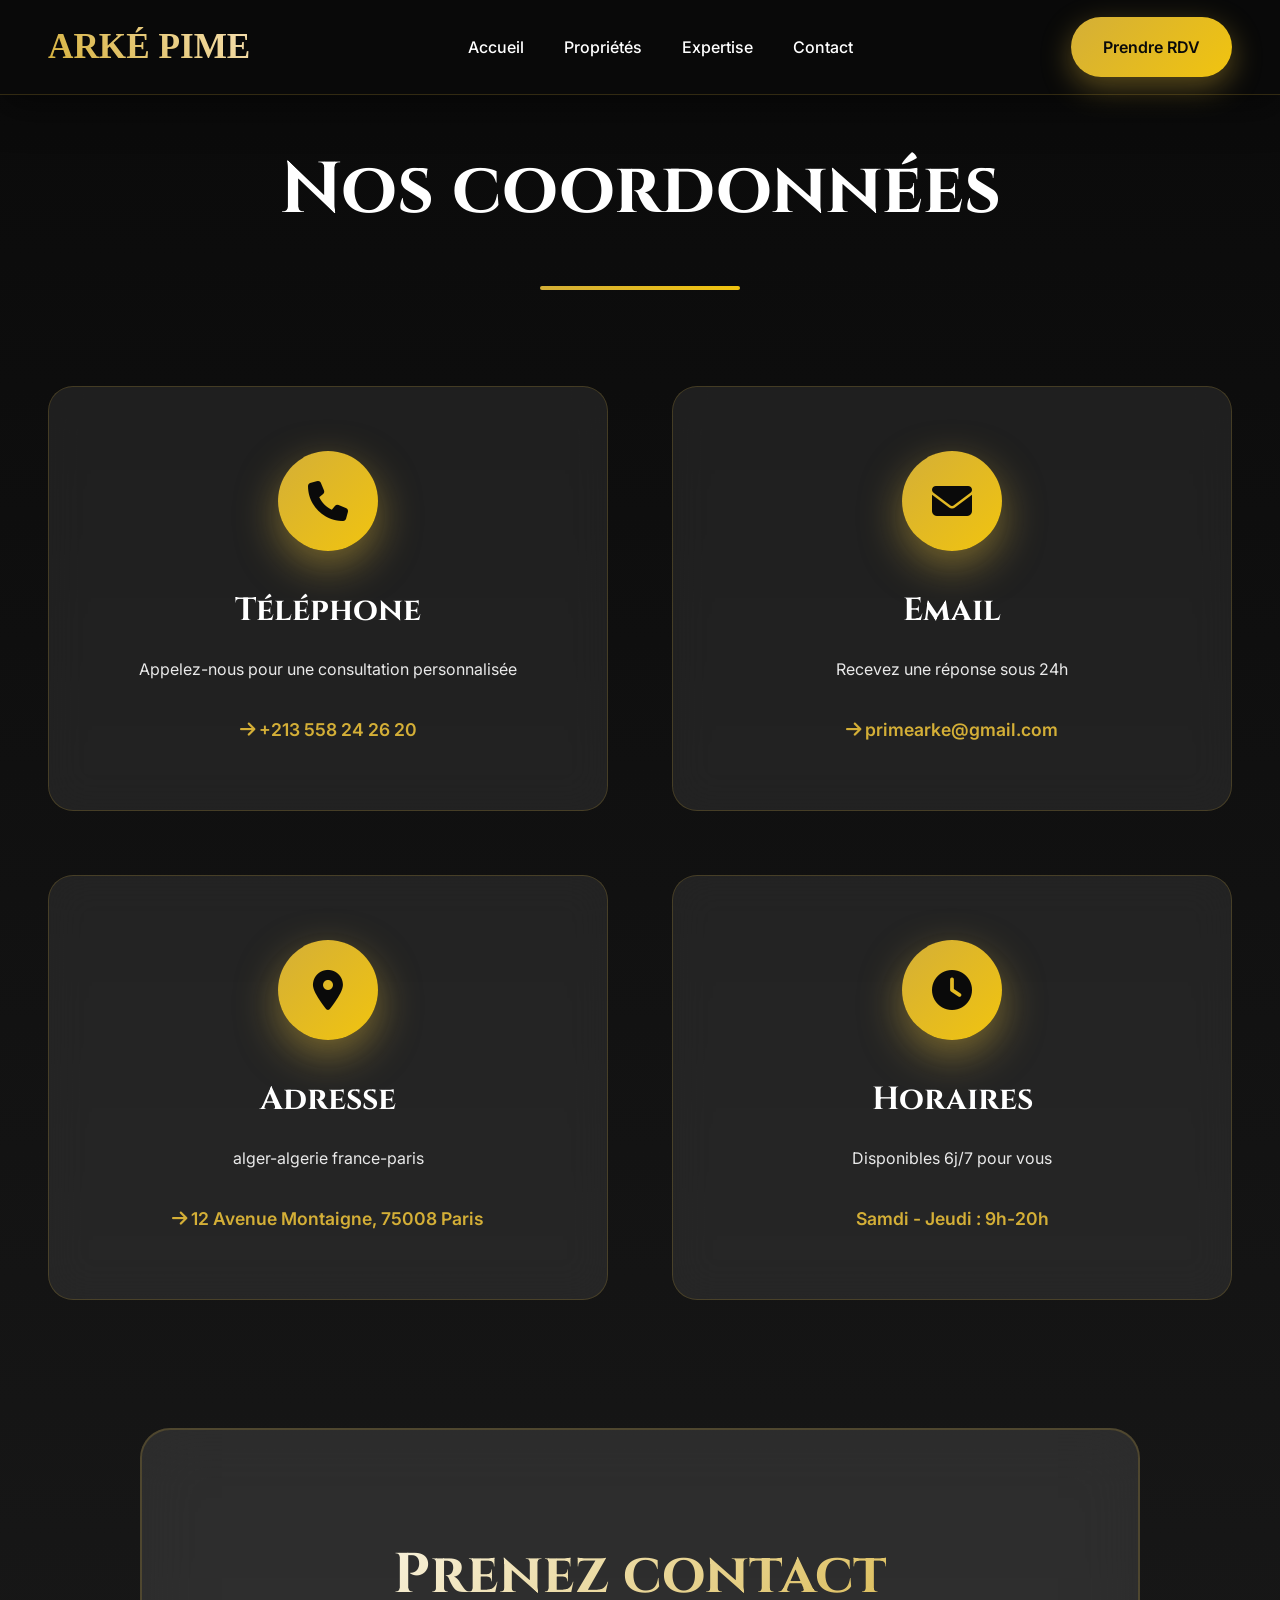
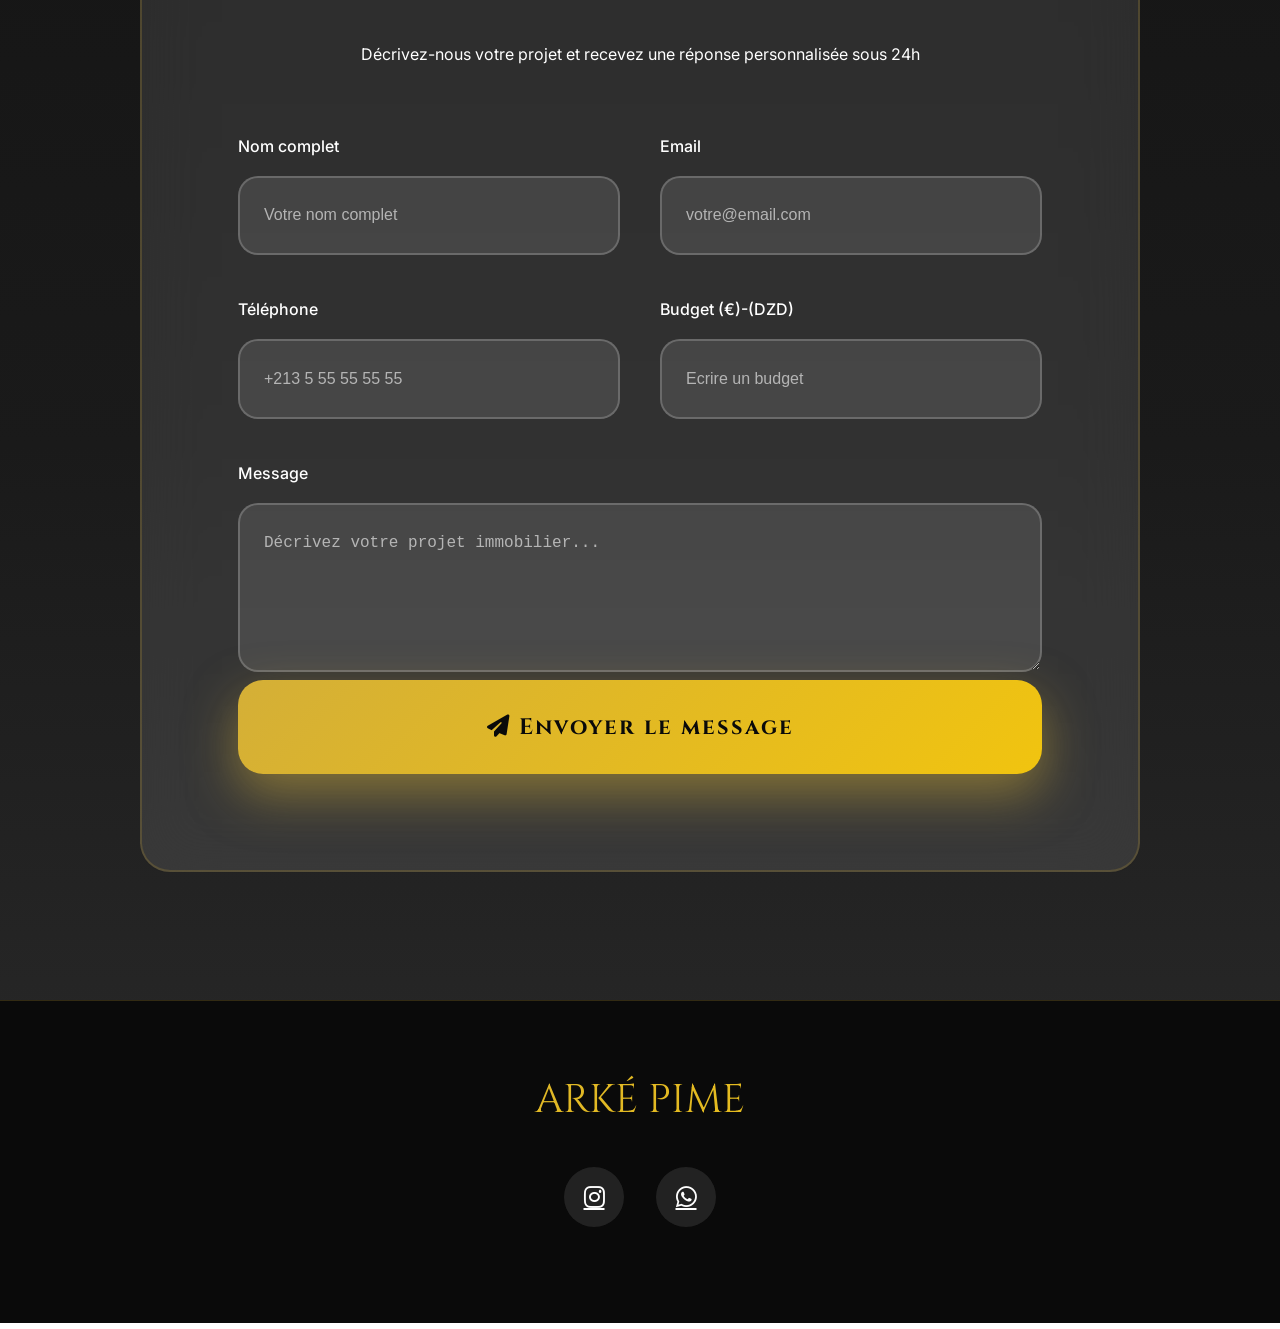
<file: contact.html>
<!DOCTYPE html>
<html lang="fr">
<head>
    <meta charset="UTF-8">
    <meta name="viewport" content="width=device-width, initial-scale=1.0">
    <title>ARKE PIME - Contact Premium | Immobilier d'Exception</title>
    <link href="https://cdnjs.cloudflare.com/ajax/libs/font-awesome/6.5.1/css/all.min.css" rel="stylesheet">
    <link href="https://fonts.googleapis.com/css2?family=Cinzel:wght@400;500;600;700;800;900&family=Inter:wght@200;300;400;500;600;700;800&display=swap" rel="stylesheet">
    <style>
        :root {
            --gold-primary: #D4AF37;
            --gold-secondary: #F1C40F;
            --gold-tertiary: #F39C12;
            --dark-primary: #0A0A0A;
            --dark-secondary: #1A1A1A;
            --dark-tertiary: #2C2C2C;
            --white-pure: #FFFFFF;
            --glass-bg: rgba(255,255,255,0.05);
            --glass-border: rgba(212,175,55,0.2);
        }

        * {
            margin: 0;
            padding: 0;
            box-sizing: border-box;
        }

        body {
            font-family: 'Inter', sans-serif;
            line-height: 1.75;
            color: var(--white-pure);
            background: linear-gradient(180deg, var(--dark-primary) 0%, var(--dark-secondary) 70%, var(--dark-tertiary) 100%);
            overflow-x: hidden;
        }

        /* HEADER */
        header {
            position: fixed;
            top: 0;
            width: 100%;
            z-index: 10000;
            padding: 1rem 0;
            background: rgba(10,10,10,0.95);
            backdrop-filter: blur(30px);
            border-bottom: 1px solid var(--glass-border);
            box-shadow: 0 10px 40px rgba(0,0,0,0.5);
        }

        nav {
            max-width: 1400px;
            margin: 0 auto;
            padding: 0 3rem;
            display: flex;
            justify-content: space-between;
            align-items: center;
        }

       .logo {
            font-family: 'Playfair Display', serif;
            font-size: 2.2rem;
            font-weight: 700;
            background: linear-gradient(45deg, #d4af37, #f7e1b5);
            -webkit-background-clip: text;
            -webkit-text-fill-color: transparent;
            background-clip: text;
        }

        .nav-links {
            display: flex;
            list-style: none;
            gap: 2.5rem;
        }

        .nav-links a {
            color: var(--white-pure);
            text-decoration: none;
            font-weight: 500;
            font-size: 1rem;
            transition: color 0.3s ease;
        }

        .nav-links a:hover {
            color: var(--gold-primary);
        }

        .cta-btn {
            background: linear-gradient(135deg, var(--gold-primary), var(--gold-secondary));
            color: var(--dark-primary);
            padding: 1rem 2rem;
            border-radius: 30px;
            text-decoration: none;
            font-weight: 600;
            font-size: 1rem;
            box-shadow: 0 10px 30px rgba(212,175,55,0.4);
            transition: all 0.3s ease;
        }

        .cta-btn:hover {
            transform: translateY(-3px);
            box-shadow: 0 20px 40px rgba(212,175,55,0.6);
        }

        /* HERO */
        .hero {
            height: 100vh;
            background: linear-gradient(rgba(10,10,10,0.8), rgba(26,26,26,0.9)), 
                        url('https://images.unsplash.com/photo-1558618047-3c8c76fdd9e4?ixlib=rb-4.0.3&auto=format&fit=crop&w=2070&q=80');
            background-size: cover;
            background-position: center;
            display: flex;
            align-items: center;
            justify-content: center;
            text-align: center;
            margin-top: 80px;
            position: relative;
        }

        .hero-content h1 {
            font-family: 'Cinzel', serif;
            font-size: 6rem;
            font-weight: 900;
            margin-bottom: 2rem;
            background: linear-gradient(135deg, var(--white-pure), var(--gold-primary));
            -webkit-background-clip: text;
            -webkit-text-fill-color: transparent;
            background-clip: text;
            text-shadow: 0 0 50px rgba(0,0,0,0.8);
        }

        .hero-content p {
            font-size: 1.8rem;
            max-width: 700px;
            margin: 0 auto 3rem;
            opacity: 0.95;
        }

        /* CONTAINER */
        .container {
            max-width: 1400px;
            margin: 0 auto;
            padding: 8rem 3rem;
        }

        .section-title {
            font-family: 'Cinzel', serif;
            font-size: 4.5rem;
            text-align: center;
            margin-bottom: 6rem;
            color: var(--white-pure);
            position: relative;
        }

        .section-title::after {
            content: '';
            display: block;
            width: 200px;
            height: 4px;
            background: linear-gradient(90deg, var(--gold-primary), var(--gold-secondary));
            margin: 2rem auto 0;
            border-radius: 2px;
        }

        /* CONTACT GRID */
        .contact-grid {
            display: grid;
            grid-template-columns: repeat(auto-fit, minmax(400px, 1fr));
            gap: 4rem;
            margin-bottom: 8rem;
        }

        .contact-card {
            background: rgba(255,255,255,0.08);
            backdrop-filter: blur(20px);
            border: 1px solid var(--glass-border);
            border-radius: 25px;
            padding: 4rem 3rem;
            text-align: center;
            transition: all 0.4s ease;
            cursor: pointer;
        }

        .contact-card:hover {
            transform: translateY(-15px);
            border-color: var(--gold-primary);
            box-shadow: 0 30px 80px rgba(212,175,55,0.3);
        }

        .contact-icon {
            width: 100px;
            height: 100px;
            background: linear-gradient(135deg, var(--gold-primary), var(--gold-secondary));
            border-radius: 50%;
            display: flex;
            align-items: center;
            justify-content: center;
            margin: 0 auto 2rem;
            font-size: 2.5rem;
            color: var(--dark-primary);
            box-shadow: 0 15px 40px rgba(212,175,55,0.5);
            transition: all 0.3s ease;
        }

        .contact-card:hover .contact-icon {
            transform: scale(1.1);
        }

        .contact-card h3 {
            font-family: 'Cinzel', serif;
            font-size: 2rem;
            margin-bottom: 1rem;
            color: var(--white-pure);
        }

        .contact-card p {
            opacity: 0.9;
            margin-bottom: 2rem;
        }

        .contact-info {
            color: var(--gold-primary);
            font-weight: 600;
            font-size: 1.1rem;
            text-decoration: none;
            display: block;
        }

        /* MAIN FORM */
        .main-form {
            background: rgba(255,255,255,0.1);
            backdrop-filter: blur(30px);
            border: 2px solid var(--glass-border);
            border-radius: 30px;
            padding: 6rem;
            max-width: 1000px;
            margin: 0 auto;
        }

        .form-title {
            text-align: center;
            margin-bottom: 4rem;
        }

        .form-title h2 {
            font-family: 'Cinzel', serif;
            font-size: 3.5rem;
            margin-bottom: 1rem;
            background: linear-gradient(135deg, var(--white-pure), var(--gold-primary));
            -webkit-background-clip: text;
            -webkit-text-fill-color: transparent;
            background-clip: text;
        }

        .form-grid {
            display: grid;
            grid-template-columns: 1fr 1fr;
            gap: 2.5rem;
            margin-bottom: 2.5rem;
        }

        .form-group.full {
            grid-column: 1 / -1;
        }

        .form-group label {
            display: block;
            margin-bottom: 1rem;
            font-weight: 500;
            color: var(--white-pure);
        }

        .form-group input,
        .form-group textarea,
        .form-group select {
            width: 100%;
            padding: 1.8rem 1.5rem;
            background: rgba(255,255,255,0.1);
            border: 2px solid rgba(255,255,255,0.2);
            border-radius: 20px;
            color: var(--white-pure);
            font-size: 1rem;
            transition: all 0.3s ease;
        }

        .form-group input::placeholder,
        .form-group textarea::placeholder {
            color: rgba(255,255,255,0.6);
        }

        .form-group input:focus,
        .form-group textarea:focus {
            outline: none;
            border-color: var(--gold-primary);
            box-shadow: 0 0 20px rgba(212,175,55,0.3);
            background: rgba(255,255,255,0.15);
        }

        .submit-btn {
            width: 100%;
            background: linear-gradient(135deg, var(--gold-primary), var(--gold-secondary));
            color: var(--dark-primary);
            padding: 2rem;
            border: none;
            border-radius: 25px;
            font-family: 'Cinzel', serif;
            font-size: 1.4rem;
            font-weight: 700;
            letter-spacing: 2px;
            cursor: pointer;
            transition: all 0.4s ease;
            box-shadow: 0 20px 50px rgba(212,175,55,0.5);
        }

        .submit-btn:hover {
            transform: translateY(-5px);
            box-shadow: 0 30px 70px rgba(212,175,55,0.7);
        }

        /* FOOTER */
        footer {
            background: var(--dark-primary);
            text-align: center;
            padding: 4rem 3rem;
            border-top: 1px solid var(--glass-border);
        }

        .footer-content {
            max-width: 1400px;
            margin: 0 auto;
        }

        .footer-logo {
            font-family: 'Cinzel', serif;
            font-size: 2.5rem;
            margin-bottom: 2rem;
            background: linear-gradient(135deg, var(--gold-primary), var(--gold-secondary));
            -webkit-background-clip: text;
            -webkit-text-fill-color: transparent;
            background-clip: text;
        }

        .social-links {
            display: flex;
            justify-content: center;
            gap: 2rem;
            margin-bottom: 2rem;
        }

        .social-links a {
            width: 60px;
            height: 60px;
            background: rgba(255,255,255,0.1);
            border-radius: 50%;
            display: flex;
            align-items: center;
            justify-content: center;
            color: var(--white-pure);
            font-size: 1.5rem;
            transition: all 0.3s ease;
            backdrop-filter: blur(10px);
        }

        .social-links a:hover {
            background: var(--gold-primary);
            transform: translateY(-5px) scale(1.1);
            box-shadow: 0 15px 40px rgba(212,175,55,0.6);
        }

        .footer-text {
            opacity: 0.8;
            font-size: 1rem;
        }

        /* RESPONSIVE */
        @media (max-width: 768px) {
            .hero-content h1 {
                font-size: 3.5rem;
            }
            
            .hero-content p {
                font-size: 1.3rem;
            }
            
            .nav-links {
                display: none;
            }
            
            .container {
                padding: 4rem 2rem;
            }
            
            .form-grid {
                grid-template-columns: 1fr;
            }
            
            .contact-grid {
                grid-template-columns: 1fr;
            }
        }
    </style>
</head>
<body>
    <!-- HEADER -->
    <header>
        <nav>
            <div class="logo">ARKÉ PIME</div>
            <ul class="nav-links">
                <li><a href="index.html">Accueil</a></li>
                <li><a href="#properties">Propriétés</a></li>
                <li><a href="#about">Expertise</a></li>
                <li><a href="contact.html">Contact</a></li>
            </ul>
            <a href="#form" class="cta-btn">Prendre RDV</a>
        </nav>
    </header>

  

    <!-- CONTACT INFO -->
    <div class="container">
        <h2 class="section-title" id="contact">Nos coordonnées</h2>
        
        <div class="contact-grid">
            <div class="contact-card">
                <div class="contact-icon">
                    <i class="fas fa-phone"></i>
                </div>
                <h3>Téléphone</h3>
                <p>Appelez-nous pour une consultation personnalisée</p>
                <a href="tel:+213558242620" class="contact-info">
                    <i class="fas fa-arrow-right"></i> +213 558 24 26 20
                </a>
            </div>

            <div class="contact-card">
                <div class="contact-icon">
                    <i class="fas fa-envelope"></i>
                </div>
                <h3>Email</h3>
                <p>Recevez une réponse sous 24h</p>
                <a href="primearke@gmail.com" class="contact-info">
                    <i class="fas fa-arrow-right"></i> primearke@gmail.com
                </a>
            </div>

            <div class="contact-card">
                <div class="contact-icon">
                    <i class="fas fa-map-marker-alt"></i>
                </div>
                <h3>Adresse</h3>
                <p>alger-algerie france-paris</p>
                <a href="#" class="contact-info">
                    <i class="fas fa-arrow-right"></i> 12 Avenue Montaigne, 75008 Paris
                </a>
            </div>

            <div class="contact-card">
                <div class="contact-icon">
                    <i class="fas fa-clock"></i>
                </div>
                <h3>Horaires</h3>
                <p>Disponibles 6j/7 pour vous</p>
                <div class="contact-info">Samdi - Jeudi : 9h-20h</div>
            </div>
        </div>

        <!-- MAIN FORM -->
        <div class="main-form" id="form">
            <div class="form-title">
                <h2>Prenez contact</h2>
                <p>Décrivez-nous votre projet et recevez une réponse personnalisée sous 24h</p>
            </div>

            <form class="contact-form" id="contactForm">
                <div class="form-grid">
                    <div class="form-group">
                        <label>Nom complet</label>
                        <input type="text" name="name" placeholder="Votre nom complet" required>
                    </div>
                    <div class="form-group">
                        <label>Email</label>
                        <input type="email" name="email" placeholder="votre@email.com" required>
                    </div>
                    <div class="form-group">
                        <label>Téléphone</label>
                        <input type="tel" name="phone" placeholder="+213 5 55 55 55 55">
                    </div>
                    <div class="form-group">
                        <label> Budget (€)-(DZD)</label>
                        <input type="nemero" name=" Budget (€)" placeholder="Ecrire un budget" required>
                    </div>
                </div>
                
                <div class="form-group full">
                    <label>Message</label>
                    <textarea name="message" rows="6" placeholder="Décrivez votre projet immobilier..." required></textarea>
                </div>
                
                <button type="submit" class="submit-btn">
                    <i class="fas fa-paper-plane"></i> Envoyer le message
                </button>
            </form>
        </div>
    </div>

    <!-- FOOTER -->
    <footer>
        <div class="footer-content">
            <div class="footer-logo">ARKÉ PIME</div>
            <div class="social-links">
                <a href="https://www.instagram.com/arkeprime/"><i class="fab fa-instagram"></i></a>
                <a href="https://wa.me/message/R2Y7K5PLYFCEO1"><i class="fab fa-whatsapp"></i></a>
</file>
